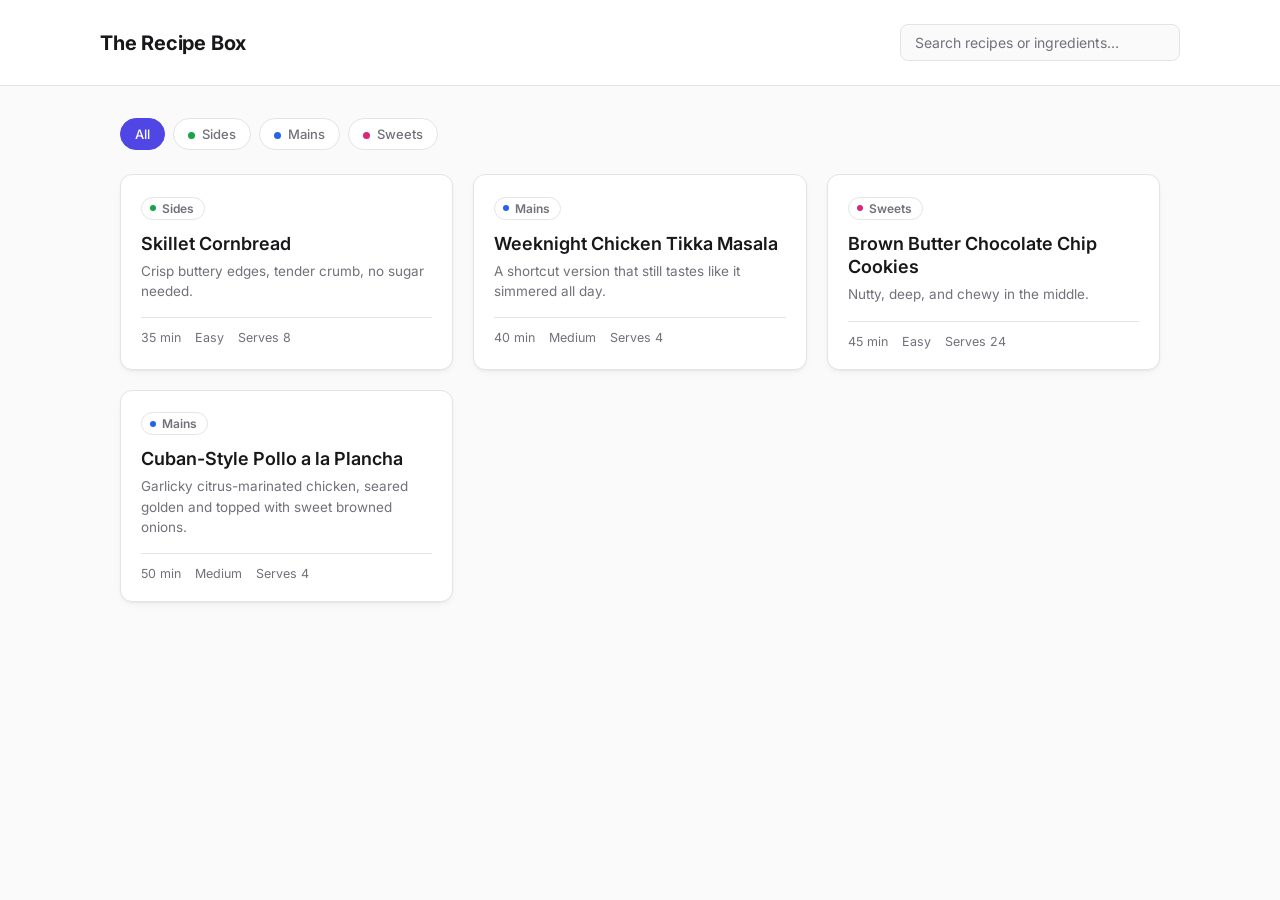
<file: index.html>
<!DOCTYPE html>
<html lang="en">
<head>
<meta charset="UTF-8">
<meta name="viewport" content="width=device-width, initial-scale=1.0">
<title>The Recipe Box</title>
<link rel="preconnect" href="https://fonts.googleapis.com">
<link href="https://fonts.googleapis.com/css2?family=Inter:wght@400;500;600;700&display=swap" rel="stylesheet">
<link rel="stylesheet" href="assets/style.css">
</head>
<body>

<header class="site-header">
  <div class="inner">
    <h1 class="brand">The Recipe Box</h1>
    <input type="search" id="search" class="search-input" placeholder="Search recipes or ingredients…" aria-label="Search recipes">
  </div>
</header>

<main class="wrap">
  <div class="filters" id="filters"></div>
  <div class="card-grid" id="grid"></div>
  <div class="empty-state" id="empty" style="display:none">No recipes match.</div>
</main>

<script src="assets/recipes-data.js"></script>
<script src="assets/app.js"></script>
<script>
  const grid = document.getElementById("grid");
  const filtersEl = document.getElementById("filters");
  const emptyEl = document.getElementById("empty");
  const searchEl = document.getElementById("search");
  let activeFilter = "All";
  let query = "";

  function renderFilters() {
    const categories = ["All", ...new Set(RECIPES.map(r => r.category))];
    filtersEl.innerHTML = categories.map(cat => {
      const dot = cat === "All"
        ? ""
        : `<span class="dot" style="background:${categoryColor(cat)}"></span>`;
      return `<button class="filter-btn${cat === activeFilter ? " active" : ""}" data-cat="${cat}">${dot}${cat}</button>`;
    }).join("");

    filtersEl.querySelectorAll(".filter-btn").forEach(btn => {
      btn.addEventListener("click", () => {
        activeFilter = btn.dataset.cat;
        renderFilters();
        renderGrid();
      });
    });
  }

  function renderGrid() {
    const q = query.trim().toLowerCase();
    const list = RECIPES
      .filter(r => activeFilter === "All" || r.category === activeFilter)
      .filter(r => !q
        || r.title.toLowerCase().includes(q)
        || r.tagline.toLowerCase().includes(q)
        || r.ingredients.some(ing => ing.name.toLowerCase().includes(q)))
      .sort((a, b) => a.number - b.number);

    emptyEl.style.display = list.length ? "none" : "block";

    grid.innerHTML = list.map(r => `
      <a class="rcard" href="recipe/index.html?id=${encodeURIComponent(r.id)}">
        <span class="pill"><span class="dot" style="background:${categoryColor(r.category)}"></span>${r.category}</span>
        <h3>${r.title}</h3>
        <p class="tagline">${r.tagline}</p>
        <div class="meta-row">
          <span>${r.time}</span>
          <span>${r.difficulty}</span>
          <span>Serves ${r.servingsBase}</span>
        </div>
      </a>
    `).join("");
  }

  searchEl.addEventListener("input", () => {
    query = searchEl.value;
    renderGrid();
  });

  renderFilters();
  renderGrid();
</script>

</body>
</html>
</file>
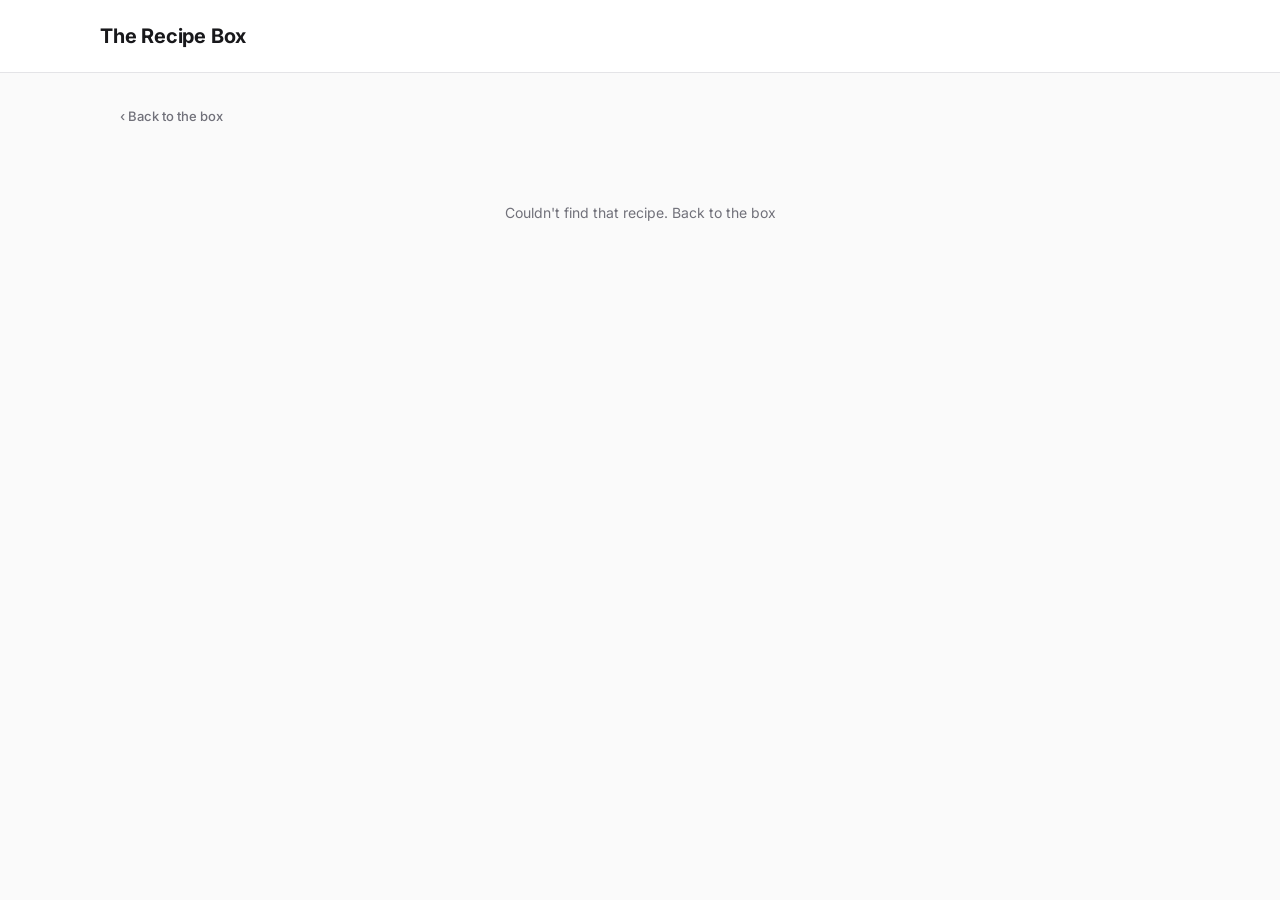
<file: recipe/index.html>
<!DOCTYPE html>
<html lang="en">
<head>
<meta charset="UTF-8">
<meta name="viewport" content="width=device-width, initial-scale=1.0">
<title>Recipe — The Recipe Box</title>
<link rel="preconnect" href="https://fonts.googleapis.com">
<link href="https://fonts.googleapis.com/css2?family=Inter:wght@400;500;600;700&display=swap" rel="stylesheet">
<link rel="stylesheet" href="../assets/style.css">
</head>
<body>

<header class="site-header">
  <div class="inner">
    <h1 class="brand"><a href="../index.html">The Recipe Box</a></h1>
  </div>
</header>

<main class="wrap">
  <a class="back-link" href="../index.html">‹ Back to the box</a>
  <div id="content"></div>
</main>

<script src="../assets/recipes-data.js"></script>
<script src="../assets/app.js"></script>
<script>
  const params = new URLSearchParams(window.location.search);
  const id = params.get("id");
  const recipe = RECIPES.find(r => r.id === id);
  const contentEl = document.getElementById("content");

  if (!recipe) {
    contentEl.innerHTML = `<div class="empty-state">Couldn't find that recipe. <a href="../index.html">Back to the box</a></div>`;
  } else {
    document.title = `${recipe.title} — The Recipe Box`;
    let servings = recipe.servingsBase;

    function render() {
      const scale = servings / recipe.servingsBase;
      contentEl.innerHTML = `
        <div class="recipe-card">
          <span class="pill"><span class="dot" style="background:${categoryColor(recipe.category)}"></span>${recipe.category}</span>
          <div class="recipe-head">
            <h1>${recipe.title}</h1>
            <p class="tagline">${recipe.tagline}</p>
          </div>

          <div class="stat-row">
            <div class="stat">
              <span class="label">Time</span>
              <span class="value">${recipe.time}</span>
            </div>
            <div class="stat">
              <span class="label">Difficulty</span>
              <span class="value">${recipe.difficulty}</span>
            </div>
            <div class="stat">
              <span class="label">Servings</span>
              <span class="value">
                <span class="servings-stepper">
                  <button id="dec" aria-label="Decrease servings">−</button>
                  <span id="servingsVal">${servings}</span>
                  <button id="inc" aria-label="Increase servings">+</button>
                </span>
              </span>
            </div>
          </div>

          <div class="recipe-body">
            <div>
              <h2 class="col-title">Ingredients</h2>
              <ul class="ingredient-list">
                ${recipe.ingredients.map(ing => `
                  <li>
                    <span class="amt">${formatAmount(ing.amount * scale)}${ing.unit ? " " + ing.unit : ""}</span>
                    <span>${ing.name}</span>
                  </li>
                `).join("")}
              </ul>
            </div>
            <div>
              <h2 class="col-title">Method</h2>
              <ol class="step-list">
                ${recipe.steps.map(step => `<li>${step}</li>`).join("")}
              </ol>
            </div>
          </div>

          ${recipe.notes ? `<p class="notes">${recipe.notes}</p>` : ""}
        </div>
      `;

      document.getElementById("dec").addEventListener("click", () => {
        if (servings > 1) { servings--; render(); }
      });
      document.getElementById("inc").addEventListener("click", () => {
        servings++; render();
      });
    }

    render();
  }
</script>

</body>
</html>
</file>
<file: assets/style.css>
/* ============================================================
   THE RECIPE BOX — design tokens
   Concept: flat, utilitarian lookup tool. No ornament — just
   fast scanning and clear hierarchy.
   ============================================================ */

:root {
  --bg: #FAFAFA;
  --surface: #FFFFFF;
  --border: #E4E4E7;
  --text: #18181B;
  --text-muted: #71717A;
  --accent: #4F46E5;
  --amber: #D97706;
  --blue: #2563EB;
  --pink: #DB2777;
  --green: #16A34A;
  --shadow: 0 1px 2px rgba(0,0,0,0.04), 0 4px 10px -4px rgba(0,0,0,0.08);
}

* { box-sizing: border-box; }

html { scroll-behavior: smooth; }

body {
  margin: 0;
  background: var(--bg);
  color: var(--text);
  font-family: "Inter", system-ui, sans-serif;
  min-height: 100vh;
}

a { color: inherit; text-decoration: none; }

.wrap {
  max-width: 1080px;
  margin: 0 auto;
  padding: 32px 20px 80px;
}

/* ---------- Header ---------- */

.site-header {
  background: var(--surface);
  border-bottom: 1px solid var(--border);
  padding: 24px 20px;
}

.site-header .inner {
  max-width: 1080px;
  margin: 0 auto;
  display: flex;
  flex-wrap: wrap;
  align-items: center;
  justify-content: space-between;
  gap: 16px;
}

h1.brand {
  font-weight: 700;
  font-size: 20px;
  margin: 0;
  letter-spacing: -0.01em;
}

.search-input {
  width: 280px;
  max-width: 100%;
  padding: 9px 14px;
  border: 1px solid var(--border);
  border-radius: 8px;
  font-size: 14px;
  font-family: inherit;
  background: var(--bg);
  color: var(--text);
}

.search-input::placeholder { color: var(--text-muted); }

.search-input:focus {
  outline: 2px solid var(--accent);
  outline-offset: 1px;
  border-color: var(--accent);
  background: var(--surface);
}

/* ---------- Filter tabs ---------- */

.filters {
  display: flex;
  flex-wrap: wrap;
  gap: 8px;
  margin: 0 0 24px;
}

.filter-btn {
  font-family: inherit;
  font-size: 13px;
  font-weight: 500;
  padding: 7px 14px;
  border: 1px solid var(--border);
  border-radius: 999px;
  background: var(--surface);
  cursor: pointer;
  color: var(--text-muted);
  transition: background 0.15s ease, color 0.15s ease, border-color 0.15s ease;
}

.filter-btn:hover { border-color: var(--accent); color: var(--text); }

.filter-btn.active {
  background: var(--accent);
  color: #fff;
  border-color: var(--accent);
}

.filter-btn .dot {
  display: inline-block;
  width: 7px; height: 7px;
  border-radius: 50%;
  margin-right: 7px;
  vertical-align: middle;
}

/* ---------- Card grid (index page) ---------- */

.card-grid {
  display: grid;
  grid-template-columns: repeat(auto-fill, minmax(260px, 1fr));
  gap: 20px;
}

.rcard {
  background: var(--surface);
  border: 1px solid var(--border);
  border-radius: 12px;
  box-shadow: var(--shadow);
  padding: 20px;
  display: block;
  transition: border-color 0.15s ease, transform 0.15s ease, box-shadow 0.15s ease;
}

.rcard:hover {
  border-color: var(--accent);
  transform: translateY(-2px);
  box-shadow: 0 6px 18px -6px rgba(0,0,0,0.14);
}

.pill {
  display: inline-flex;
  align-items: center;
  gap: 6px;
  font-size: 12px;
  font-weight: 600;
  color: var(--text-muted);
  border: 1px solid var(--border);
  border-radius: 999px;
  padding: 3px 10px 3px 8px;
  margin: 0 0 12px;
}

.pill .dot {
  width: 6px; height: 6px;
  border-radius: 50%;
  flex-shrink: 0;
}

.rcard h3 {
  font-weight: 600;
  font-size: 18px;
  margin: 0 0 6px;
  line-height: 1.3;
}

.rcard p.tagline {
  font-size: 13.5px;
  color: var(--text-muted);
  margin: 0 0 16px;
  line-height: 1.5;
}

.meta-row {
  display: flex;
  gap: 14px;
  font-size: 12.5px;
  color: var(--text-muted);
  border-top: 1px solid var(--border);
  padding-top: 12px;
}

/* ---------- Recipe detail page ---------- */

.back-link {
  display: inline-block;
  font-size: 13px;
  font-weight: 500;
  color: var(--text-muted);
  margin-bottom: 20px;
}
.back-link:hover { color: var(--accent); }

.recipe-card {
  background: var(--surface);
  border: 1px solid var(--border);
  border-radius: 16px;
  box-shadow: var(--shadow);
  padding: 32px clamp(20px, 4vw, 40px) 40px;
}

.recipe-card .pill { margin-bottom: 16px; }

.recipe-head h1 {
  font-weight: 700;
  font-size: clamp(26px, 3.6vw, 36px);
  margin: 0 0 8px;
  line-height: 1.15;
}

.recipe-head .tagline {
  font-size: 15.5px;
  color: var(--text-muted);
  margin: 0 0 24px;
}

.stat-row {
  display: flex;
  flex-wrap: wrap;
  gap: 28px;
  padding: 16px 0;
  border-top: 1px solid var(--border);
  border-bottom: 1px solid var(--border);
  margin-bottom: 28px;
}

.stat .label {
  font-size: 11px;
  letter-spacing: 0.04em;
  text-transform: uppercase;
  color: var(--text-muted);
  display: block;
  margin-bottom: 4px;
}
.stat .value { font-size: 15px; font-weight: 600; }

.servings-stepper {
  display: inline-flex;
  align-items: center;
  gap: 10px;
  font-size: 15px;
  font-weight: 600;
}
.servings-stepper button {
  width: 26px; height: 26px;
  border: 1px solid var(--border);
  background: var(--bg);
  border-radius: 6px;
  cursor: pointer;
  font-size: 14px;
  line-height: 1;
  color: var(--text);
  transition: background 0.15s ease, color 0.15s ease, border-color 0.15s ease;
}
.servings-stepper button:hover { background: var(--accent); color: #fff; border-color: var(--accent); }

.recipe-body {
  display: grid;
  grid-template-columns: 1fr;
  gap: 36px;
}

@media (min-width: 720px) {
  .recipe-body { grid-template-columns: 1fr 1.4fr; }
}

.col-title {
  font-weight: 700;
  font-size: 13px;
  letter-spacing: 0.05em;
  text-transform: uppercase;
  margin: 0 0 16px;
  color: var(--accent);
}

.ingredient-list {
  list-style: none;
  margin: 0; padding: 0;
}
.ingredient-list li {
  display: flex;
  gap: 10px;
  align-items: baseline;
  font-size: 14.5px;
  padding: 10px 0;
  border-bottom: 1px solid var(--border);
}
.ingredient-list .amt {
  font-weight: 700;
  color: var(--accent);
  min-width: 64px;
}

.step-list {
  list-style: none;
  margin: 0; padding: 0;
  counter-reset: step;
}
.step-list li {
  counter-increment: step;
  position: relative;
  padding: 4px 0 22px 38px;
  font-size: 15px;
  line-height: 1.6;
}
.step-list li::before {
  content: counter(step);
  position: absolute;
  left: 0; top: 4px;
  width: 24px; height: 24px;
  background: var(--accent);
  color: #fff;
  border-radius: 7px;
  font-size: 12px;
  font-weight: 700;
  display: flex;
  align-items: center;
  justify-content: center;
}

.notes {
  margin-top: 30px;
  padding-top: 20px;
  border-top: 1px solid var(--border);
  font-size: 14px;
  color: var(--text-muted);
}

.empty-state {
  text-align: center;
  padding: 60px 20px;
  color: var(--text-muted);
  font-size: 14px;
}

@media (prefers-reduced-motion: reduce) {
  * { transition: none !important; }
}

:focus-visible {
  outline: 2px solid var(--accent);
  outline-offset: 2px;
}
</file>
